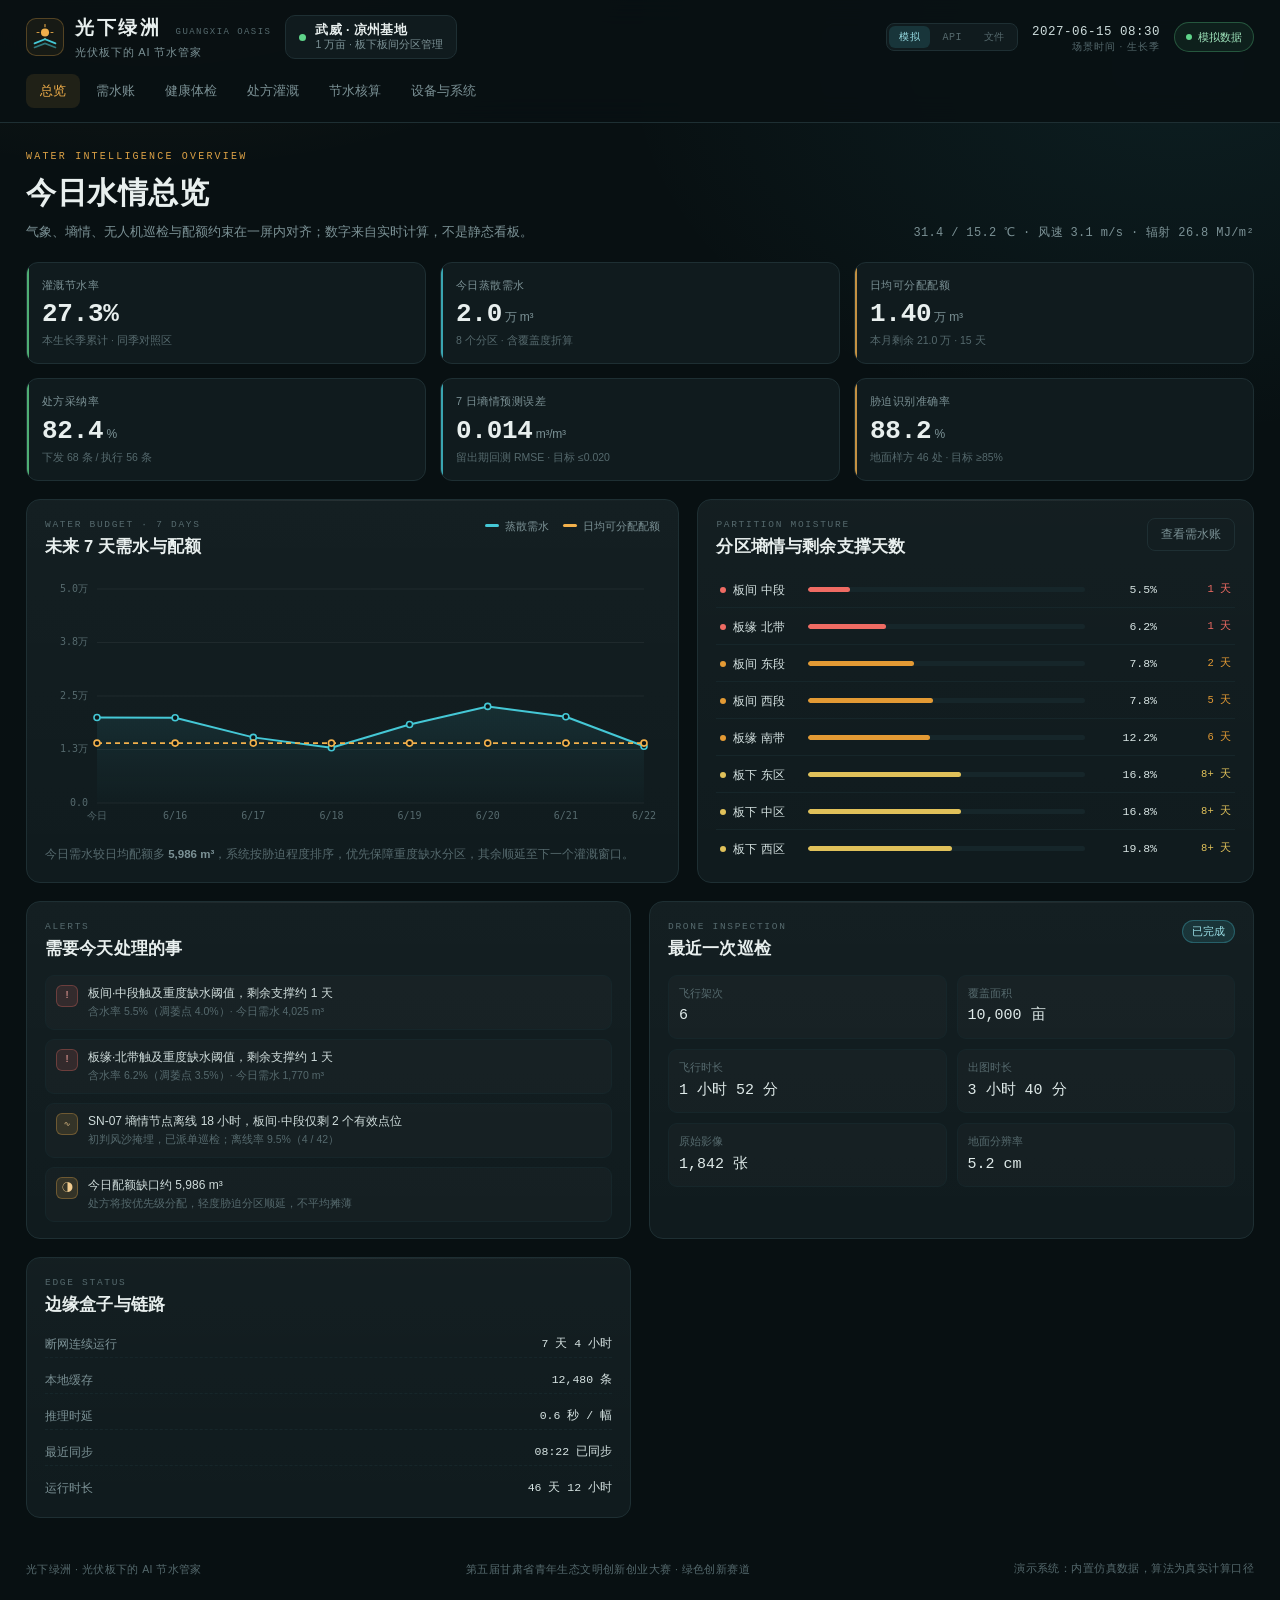
<file: index.html>
<!DOCTYPE html>
<html lang="zh-CN">
<head>
<meta charset="UTF-8" />
<meta name="viewport" content="width=device-width, initial-scale=1" />
<title>光下绿洲 · 光伏板下的 AI 节水管家</title>
<link rel="icon" href="data:image/svg+xml,%3Csvg xmlns='http://www.w3.org/2000/svg' viewBox='0 0 32 32'%3E%3Ccircle cx='16' cy='11' r='5' fill='%23f2b04b'/%3E%3Cpath d='M4 22l12-4.5 12 4.5M4 27l12-4.5 12 4.5' stroke='%2345c8d6' stroke-width='2' fill='none'/%3E%3C/svg%3E"/>
<link rel="stylesheet" href="assets/style.css" />
</head>
<body>
<div class="app">

  <header class="topbar">
    <div class="brand">
      <div class="brand-mark">
        <svg viewBox="0 0 40 40" aria-hidden="true">
          <circle cx="20" cy="14" r="5.4" fill="#f2b04b"/>
          <g stroke="#f2b04b" stroke-width="1.6" stroke-linecap="round" opacity="0.85">
            <line x1="20" y1="3.4" x2="20" y2="6.2"/>
            <line x1="20" y1="21.8" x2="20" y2="23.4"/>
            <line x1="9.4" y1="14" x2="12" y2="14"/>
            <line x1="28" y1="14" x2="30.6" y2="14"/>
          </g>
          <path d="M6 28.5 L20 23 L34 28.5" stroke="#45c8d6" stroke-width="2.2" fill="none" stroke-linecap="round"/>
          <path d="M6 34 L20 28.5 L34 34" stroke="#45c8d6" stroke-width="2.2" fill="none" stroke-linecap="round" opacity="0.55"/>
        </svg>
      </div>
      <div class="brand-text">
        <h1>光下绿洲 <small>GUANGXIA OASIS</small></h1>
        <p>光伏板下的 AI 节水管家</p>
      </div>
    </div>

    <div class="site-chip">
      <span class="pulse"></span>
      <div class="site-chip-text">
        <strong>武威 · 凉州基地</strong>
        <em>1 万亩 · 板下板间分区管理</em>
      </div>
    </div>

    <nav class="tabs" id="tabs">
      <button class="tab active" data-tab="overview">总览</button>
      <button class="tab" data-tab="demand">需水账</button>
      <button class="tab" data-tab="health">健康体检</button>
      <button class="tab" data-tab="prescription">处方灌溉</button>
      <button class="tab" data-tab="accounting">节水核算</button>
      <button class="tab" data-tab="system">设备与系统</button>
    </nav>

    <div class="topbar-right">
      <div class="source-switch" id="sourceSwitch">
        <button class="src-btn active" data-src="sim" title="内置仿真数据">模拟</button>
        <button class="src-btn" data-src="http" title="HTTP API 接入">API</button>
        <button class="src-btn" data-src="file" title="本地文件导入">文件</button>
      </div>
      <div class="clock">
        <span id="scenarioTime">2027-06-15 08:30</span>
        <em>场景时间 · 生长季</em>
      </div>
      <div class="status-pill" id="edgeStatus"><i></i>边缘盒子在线</div>
    </div>
  </header>

  <main>

    <!-- ================= 总览 ================= -->
    <section class="page active" id="page-overview">
      <div class="page-head">
        <div>
          <p class="eyebrow">WATER INTELLIGENCE OVERVIEW</p>
          <h2>今日水情总览</h2>
          <p class="sub">气象、墒情、无人机巡检与配额约束在一屏内对齐；数字来自实时计算，不是静态看板。</p>
        </div>
        <div class="head-meta">
          <span id="weatherBrief">31.4 / 15.2 ℃ · 风速 3.1 m/s · 辐射 26.8 MJ/m²</span>
        </div>
      </div>

      <div class="kpi-row" id="kpiRow"></div>

      <div class="grid-2">
        <div class="card">
          <div class="card-head">
            <div><p class="card-label">WATER BUDGET · 7 DAYS</p><h3>未来 7 天需水与配额</h3></div>
            <div class="legend">
              <span><i style="background:var(--cyan)"></i>蒸散需水</span>
              <span><i style="background:var(--amber)"></i>日均可分配配额</span>
            </div>
          </div>
          <canvas id="forecastChart" class="chart" height="260"></canvas>
          <p class="footnote" id="forecastNote"></p>
        </div>

        <div class="card">
          <div class="card-head">
            <div><p class="card-label">PARTITION MOISTURE</p><h3>分区墒情与剩余支撑天数</h3></div>
            <button class="ghost-btn" data-goto="demand">查看需水账</button>
          </div>
          <div class="partition-list" id="overviewPartitions"></div>
        </div>
      </div>

      <div class="grid-3">
        <div class="card">
          <div class="card-head"><div><p class="card-label">ALERTS</p><h3>需要今天处理的事</h3></div></div>
          <div class="alert-list" id="alertList"></div>
        </div>

        <div class="card">
          <div class="card-head"><div><p class="card-label">DRONE INSPECTION</p><h3>最近一次巡检</h3></div><span class="badge">已完成</span></div>
          <div class="inspect-summary" id="inspectSummary"></div>
        </div>

        <div class="card">
          <div class="card-head"><div><p class="card-label">EDGE STATUS</p><h3>边缘盒子与链路</h3></div></div>
          <div class="edge-summary" id="edgeSummary"></div>
        </div>
      </div>
    </section>

    <!-- ================= 需水账 ================= -->
    <section class="page" id="page-demand">
      <div class="page-head">
        <div>
          <p class="eyebrow">WATER DEMAND LEDGER</p>
          <h2>每块地今天缺多少水</h2>
          <p class="sub">ET₀ 由 Penman-Monteith 现场计算，乘以板下/板间分区系数与实际覆盖度，再按墒情校正。</p>
        </div>
        <div class="head-meta">参考蒸散量口径：FAO-56 日尺度</div>
      </div>

      <div class="grid-2 wide-left">
        <div class="card">
          <div class="card-head">
            <div><p class="card-label">ON-SITE WEATHER</p><h3>基地气象站参数</h3></div>
            <span class="badge soft">拖动可实时重算 ET₀</span>
          </div>
          <div class="weather-controls">
            <div class="wx-control">
              <label>最高气温 <b id="v-tmax">31.4</b> ℃</label>
              <input type="range" id="wx-tmax" min="18" max="42" step="0.1" value="31.4"/>
            </div>
            <div class="wx-control">
              <label>最低气温 <b id="v-tmin">15.2</b> ℃</label>
              <input type="range" id="wx-tmin" min="2" max="26" step="0.1" value="15.2"/>
            </div>
            <div class="wx-control">
              <label>平均相对湿度 <b id="v-rh">32</b> %</label>
              <input type="range" id="wx-rh" min="10" max="80" step="1" value="32"/>
            </div>
            <div class="wx-control">
              <label>2 m 风速 <b id="v-wind">3.1</b> m/s</label>
              <input type="range" id="wx-wind" min="0.5" max="9" step="0.1" value="3.1"/>
            </div>
            <div class="wx-control">
              <label>太阳辐射 <b id="v-rs">26.8</b> MJ/m²</label>
              <input type="range" id="wx-rs" min="8" max="33" step="0.1" value="26.8"/>
            </div>
          </div>
          <div class="et0-readout">
            <div class="et0-main">
              <p>今日参考蒸散量 ET₀</p>
              <strong id="et0Value">7.62</strong>
              <span>mm / day</span>
            </div>
            <div class="et0-terms" id="et0Terms"></div>
          </div>
          <p class="footnote">板下系数与板间系数分开标定：遮阴率 <b id="shadeVal">38%</b>、板高 1.6 m、行距 6 m。同一基地内板下与板间日蒸散差异可达 30% 以上。</p>
        </div>

        <div class="card">
          <div class="card-head">
            <div><p class="card-label">DEMAND BY PARTITION</p><h3>分区需水台账</h3></div>
            <span class="badge soft" id="demandTotalBadge"></span>
          </div>
          <div class="table-wrap">
            <table class="data-table" id="demandTable"></table>
          </div>
          <p class="footnote">需水量 = 日蒸散（含覆盖度折算）× 面积；含水率低于胁迫线时给出恢复修正。数值随上方气象参数联动。</p>
        </div>
      </div>

      <div class="grid-2">
        <div class="card">
          <div class="card-head">
            <div><p class="card-label">SOIL MOISTURE FORECAST</p><h3>7 天墒情预测</h3></div>
            <select class="select" id="forecastPartition"></select>
          </div>
          <canvas id="moistureChart" class="chart" height="250"></canvas>
          <p class="footnote" id="moistureNote"></p>
        </div>

        <div class="card">
          <div class="card-head">
            <div><p class="card-label">WATER BALANCE</p><h3>分区水量平衡明细</h3></div>
          </div>
          <div class="table-wrap">
            <table class="data-table compact" id="balanceTable"></table>
          </div>
          <p class="footnote">Δθ =（有效降水 + 灌溉 − 蒸散）/ 根层深度；未计入深层渗漏与地下水补给。</p>
        </div>
      </div>
    </section>

    <!-- ================= 健康体检 ================= -->
    <section class="page" id="page-health">
      <div class="page-head">
        <div>
          <p class="eyebrow">VEGETATION HEALTH</p>
          <h2>哪片苗先撑不住</h2>
          <p class="sub">多光谱指数与热红外冠气温差融合，识别缺水、死亡与病虫害斑块，并自动落到灌溉分区。</p>
        </div>
        <div class="head-meta" id="healthFlightMeta"></div>
      </div>

      <div class="grid-2 wide-left">
        <div class="card">
          <div class="card-head">
            <div><p class="card-label">INSPECTION MAP · 1 万亩</p><h3>植被健康栅格图</h3></div>
            <div class="layer-tabs" id="layerTabs">
              <button class="chip active" data-layer="ndvi">NDVI</button>
              <button class="chip" data-layer="ndre">NDRE</button>
              <button class="chip" data-layer="cwsi">CWSI</button>
              <button class="chip" data-layer="death">死亡斑块</button>
            </div>
          </div>
          <div class="health-canvas-wrap">
            <canvas id="healthCanvas" width="980" height="470"></canvas>
            <div class="map-tooltip" id="mapTooltip"></div>
          </div>
          <div class="map-footer">
            <div class="scale-legend" id="scaleLegend"></div>
            <p class="footnote" id="healthHint">鼠标移到栅格上可查看该点位指数与关联分区。</p>
          </div>
        </div>

        <div class="card">
          <div class="card-head"><div><p class="card-label">STRESS PATCHES</p><h3>异常斑块清单</h3></div><span class="badge" id="patchCountBadge"></span></div>
          <div class="table-wrap">
            <table class="data-table compact" id="patchTable"></table>
          </div>
          <div class="health-stats" id="healthStats"></div>
        </div>
      </div>
    </section>

    <!-- ================= 处方灌溉 ================= -->
    <section class="page" id="page-prescription">
      <div class="page-head">
        <div>
          <p class="eyebrow">PRESCRIPTION IRRIGATION</p>
          <h2>先浇哪块、浇多久</h2>
          <p class="sub">配额是硬约束，胁迫程度是优先级。输出可直接下发的“分区—阀号—时长—时段”，并保留人工确认。</p>
        </div>
        <div class="head-meta" id="prescriptionModeMeta">当前模式：建议 + 人工确认</div>
      </div>

      <div class="quota-banner" id="quotaBanner"></div>

      <div class="grid-2 wide-left">
        <div class="card">
          <div class="card-head">
            <div><p class="card-label">PRESCRIPTION TABLE</p><h3>灌溉处方</h3></div>
            <div class="actions">
              <button class="primary-btn" id="generateBtn">生成处方</button>
              <button class="ghost-btn" id="exportPrescBtn">导出 CSV</button>
            </div>
          </div>
          <div class="table-wrap">
            <table class="data-table" id="prescTable"></table>
          </div>
          <div class="presc-summary" id="prescSummary"></div>
        </div>

        <div class="card">
          <div class="card-head">
            <div><p class="card-label">EXECUTION</p><h3>下发与执行</h3></div>
            <label class="switch">
              <input type="checkbox" id="autoDispatch"/>
              <span class="track"></span>
              <span class="switch-label">自动下发（需基地书面授权）</span>
            </label>
          </div>
          <div class="exec-panel" id="execPanel"></div>
          <div class="exec-actions">
            <button class="primary-btn" id="dispatchBtn" disabled>确认下发</button>
            <span class="exec-hint">默认人工确认；自动下发需基地书面授权</span>
          </div>
          <div class="progress-line"><div class="progress-fill" id="execProgress"></div></div>
          <p class="footnote" id="execNote">未生成处方时，执行区保持待命。</p>
          <div class="card-head sub-head"><div><p class="card-label">BASIS CHAIN</p><h3>处方依据链</h3></div></div>
          <div class="basis-panel" id="basisPanel"><p class="empty">选择处方表中的一行，查看这条处方为什么这样开。</p></div>
        </div>
      </div>

      <div class="card">
        <div class="card-head"><div><p class="card-label">AUDIT LOG</p><h3>执行日志</h3></div><span class="badge soft">全程留痕</span></div>
        <div class="log-list" id="execLog"></div>
      </div>
    </section>

    <!-- ================= 节水核算 ================= -->
    <section class="page" id="page-accounting">
      <div class="page-head">
        <div>
          <p class="eyebrow">WATER ACCOUNTING</p>
          <h2>节水多少、增产多少，算得清</h2>
          <p class="sub">同一基地、同一季节、两种做法；对照区按原方式灌溉，节水率与增产率都是差值，不是跨年比天气。</p>
        </div>
        <div class="head-meta">核算周期：2027-04-01 至 2027-06-15</div>
      </div>

      <div class="kpi-row six" id="accountKpi"></div>

      <div class="grid-2">
        <div class="card">
          <div class="card-head">
            <div><p class="card-label">WEEKLY COMPARISON</p><h3>基准用水与处方用水</h3></div>
            <div class="legend">
              <span><i style="background:#3d5054"></i>定时定量基准</span>
              <span><i style="background:var(--cyan)"></i>处方灌溉</span>
            </div>
          </div>
          <canvas id="accountChart" class="chart" height="270"></canvas>
          <p class="footnote" id="accountNote"></p>
        </div>

        <div class="card">
          <div class="card-head">
            <div><p class="card-label">MONTHLY LEDGER</p><h3>分旬水账</h3></div>
            <button class="ghost-btn" id="exportLedgerBtn">导出台账</button>
          </div>
          <div class="table-wrap">
            <table class="data-table compact" id="ledgerTable"></table>
          </div>
          <p class="footnote">节水量按分区流量计计量；对照区保留原定时定量方式，用于归因。</p>
        </div>
      </div>
    </section>

    <!-- ================= 设备与系统 ================= -->
    <section class="page" id="page-system">
      <div class="page-head">
        <div>
          <p class="eyebrow">INFRASTRUCTURE</p>
          <h2>设备在线率与断网韧性</h2>
          <p class="sub">不改控制器、不碰发电侧；只做决策层，通过边缘盒子与基地现有水肥一体化设备对接。</p>
        </div>
        <div class="head-meta" id="systemMeta"></div>
      </div>

      <div class="device-grid" id="deviceGrid"></div>

      <div class="grid-3">
        <div class="card">
          <div class="card-head"><div><p class="card-label">EDGE BOX</p><h3>边缘端运行状态</h3></div></div>
          <div class="edge-detail" id="edgeDetail"></div>
        </div>
        <div class="card">
          <div class="card-head"><div><p class="card-label">OFFLINE NODES</p><h3>离线节点</h3></div></div>
          <div class="table-wrap">
            <table class="data-table compact" id="offlineTable"></table>
          </div>
        </div>
        <div class="card">
          <div class="card-head"><div><p class="card-label">INTEGRATION</p><h3>接口对接状态</h3></div></div>
          <div class="integration-list" id="integrationList"></div>
        </div>
      </div>
    </section>

  </main>

  <footer class="footer">
    <span>光下绿洲 · 光伏板下的 AI 节水管家</span>
    <span>第五届甘肃省青年生态文明创新创业大赛 · 绿色创新赛道</span>
    <span>演示系统：内置仿真数据，算法为真实计算口径</span>
  </footer>
</div>

<script src="js/data.js"></script>
<script src="js/engine.js"></script>
<script src="js/charts.js"></script>
<script src="js/adapter.js"></script>
<script src="js/app.js"></script>
</body>
</html>
</file>
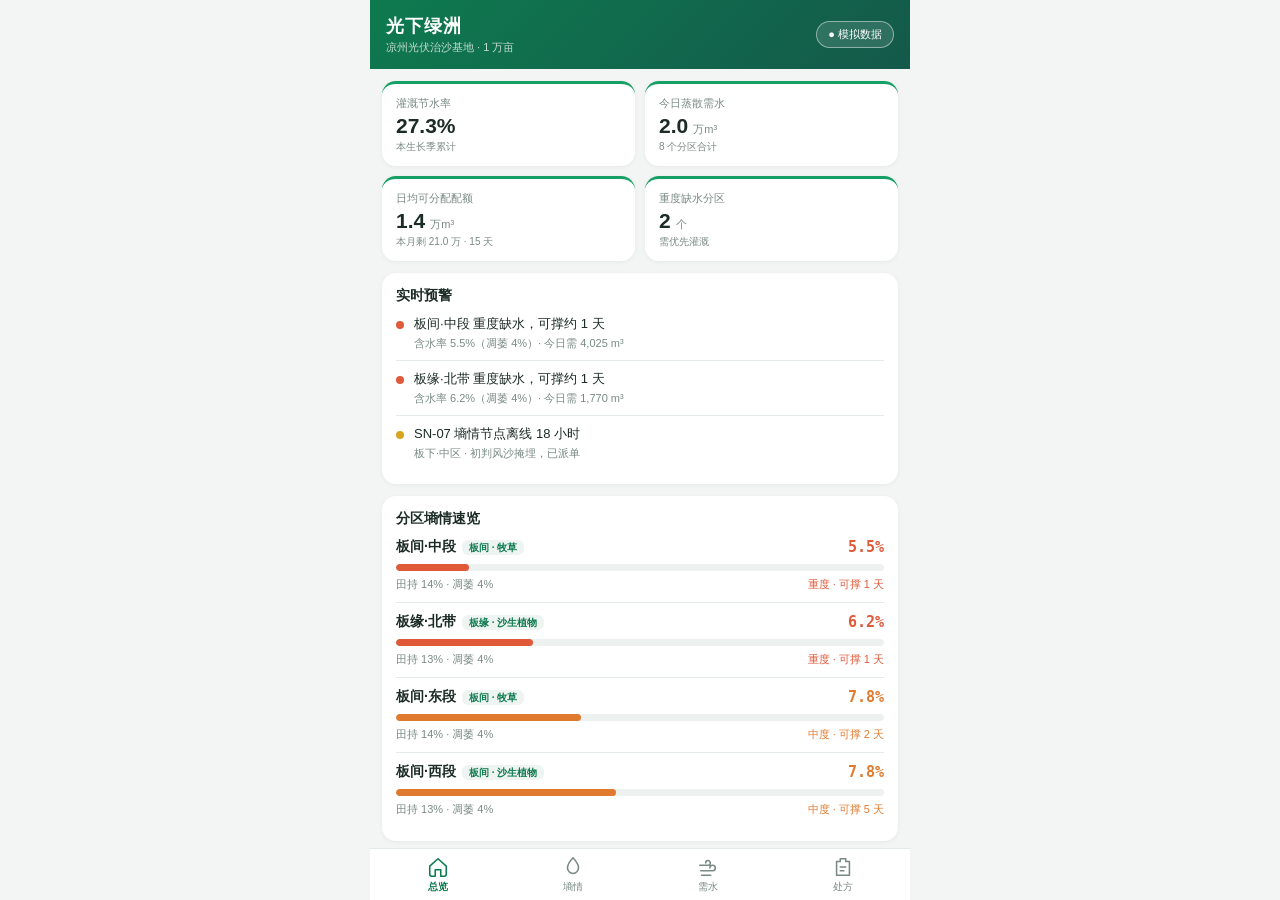
<file: mobile/index.html>
<!DOCTYPE html>
<html lang="zh-CN">
<head>
<meta charset="UTF-8">
<meta name="viewport" content="width=device-width, initial-scale=1.0, maximum-scale=1.0, user-scalable=no, viewport-fit=cover">
<meta name="theme-color" content="#0e7a4f">
<title>光下绿洲 · 移动工作站</title>
<link rel="icon" href="data:image/svg+xml,<svg xmlns='http://www.w3.org/2000/svg' viewBox='0 0 100 100'><circle cx='50' cy='50' r='45' fill='%230e7a4f'/></svg>">
<link rel="stylesheet" href="mobile.css">
</head>
<body>
  <header class="topbar">
    <div class="topbar-title">
      <strong>光下绿洲</strong>
      <span>凉州光伏治沙基地 · 1 万亩</span>
    </div>
    <button class="pill" id="srcPill" title="点击切换数据源">…</button>
  </header>

  <main id="main">
    <!-- 总览 -->
    <section class="tab active" id="tab-home">
      <div class="kpi-grid" id="kpiGrid"></div>
      <div class="card">
        <div class="card-title">实时预警</div>
        <div id="alertList"></div>
      </div>
      <div class="card">
        <div class="card-title">分区墒情速览</div>
        <div id="quickList"></div>
      </div>
    </section>

    <!-- 墒情 -->
    <section class="tab" id="tab-soil">
      <div class="hint" id="soilHint"></div>
      <div id="soilList"></div>
    </section>

    <!-- 需水 -->
    <section class="tab" id="tab-water">
      <div class="card et0-card">
        <div class="card-title">今日参考蒸散 ET₀（FAO-56）</div>
        <div class="et0-main"><b id="et0Value">-</b><span> mm/日</span></div>
        <div class="et0-terms" id="et0Terms"></div>
      </div>
      <div class="card">
        <div class="card-title">7 日需水预报 <small id="quotaLine"></small></div>
        <div id="fcBars"></div>
      </div>
      <div class="card">
        <div class="card-title">分区日需水</div>
        <div id="demandList"></div>
      </div>
    </section>

    <!-- 处方 -->
    <section class="tab" id="tab-rx">
      <button class="gen-btn" id="genBtn">生成今日灌溉处方</button>
      <div id="rxSummary"></div>
      <div id="rxList"></div>
    </section>
  </main>

  <nav class="tabbar">
    <button class="tab-btn active" data-tab="home">
      <svg viewBox="0 0 24 24"><path d="M3 11l9-8 9 8v9a2 2 0 0 1-2 2h-4v-7h-6v7H5a2 2 0 0 1-2-2z"/></svg>
      <span>总览</span>
    </button>
    <button class="tab-btn" data-tab="soil">
      <svg viewBox="0 0 24 24"><path d="M12 2s6 6.5 6 11a6 6 0 0 1-12 0c0-4.5 6-11 6-11z"/></svg>
      <span>墒情</span>
    </button>
    <button class="tab-btn" data-tab="water">
      <svg viewBox="0 0 24 24"><path d="M4 16h13a3 3 0 1 0-3-3M3 10h9a2.5 2.5 0 1 0-2.5-2.5M5 21h10"/></svg>
      <span>需水</span>
    </button>
    <button class="tab-btn" data-tab="rx">
      <svg viewBox="0 0 24 24"><path d="M9 3h6v3h4v15H5V6h4z M9 12h6M9 16h4"/></svg>
      <span>处方</span>
    </button>
  </nav>

  <script src="../js/data.js"></script>
  <script src="../js/engine.js"></script>
  <script src="../js/adapter.js"></script>
  <script src="mobile.js"></script>
</body>
</html>
</file>
<file: assets/style.css>
:root{
  --bg:#081012;
  --bg-2:#0b1416;
  --panel:#101b1e;
  --panel-2:#142124;
  --panel-3:#18282c;
  --line:#1e2f33;
  --line-soft:#16262a;
  --text:#e8efee;
  --muted:#7b9195;
  --muted-2:#55696d;
  --amber:#f2b04b;
  --amber-soft:rgba(242,176,75,.14);
  --green:#5fd48a;
  --green-soft:rgba(95,212,138,.13);
  --cyan:#45c8d6;
  --cyan-soft:rgba(69,200,214,.13);
  --red:#ef6b63;
  --red-soft:rgba(239,107,99,.13);
  --violet:#a78bfa;
  --radius:14px;
  --mono:"SFMono-Regular",Consolas,"Liberation Mono",Menlo,monospace;
  --sans:"PingFang SC","Microsoft YaHei","Hiragino Sans GB",-apple-system,"Segoe UI",sans-serif;
}

*{box-sizing:border-box}
html,body{margin:0;padding:0}
body{
  background:
    radial-gradient(900px 500px at 12% -8%, rgba(242,176,75,.09), transparent 60%),
    radial-gradient(900px 600px at 92% 4%, rgba(69,200,214,.08), transparent 62%),
    var(--bg);
  color:var(--text);
  font-family:var(--sans);
  font-size:14px;
  line-height:1.5;
  -webkit-font-smoothing:antialiased;
}
.app{min-height:100vh;display:flex;flex-direction:column}
a{color:var(--cyan)}

/* ---------- top bar ---------- */
.topbar{
  position:sticky;top:0;z-index:20;
  display:flex;align-items:center;gap:26px;
  padding:14px 26px;
  background:rgba(9,17,19,.88);
  backdrop-filter:blur(14px);
  border-bottom:1px solid var(--line);
}
.brand{display:flex;align-items:center;gap:11px;min-width:210px}
.brand-mark{width:38px;height:38px;flex:0 0 38px;border-radius:10px;border:1px solid rgba(242,176,75,.28);background:rgba(242,176,75,.06);display:flex;align-items:center;justify-content:center}
.brand-mark svg{width:30px;height:30px}
.brand-text h1{margin:0;font-size:19px;letter-spacing:.14em;font-weight:600;white-space:nowrap}
.brand-text h1 small{font-family:var(--mono);font-size:9px;letter-spacing:.16em;color:var(--muted-2);margin-left:6px;font-weight:400}
.brand-text p{margin:1px 0 0;font-size:11px;color:var(--muted);letter-spacing:.08em}

.site-chip{display:flex;align-items:center;gap:9px;padding:7px 13px;border:1px solid var(--line);border-radius:10px;background:var(--panel)}
.site-chip .pulse{width:7px;height:7px;border-radius:50%;background:var(--green);box-shadow:0 0 0 0 rgba(95,212,138,.5);animation:pulse 2.4s infinite}
@keyframes pulse{0%{box-shadow:0 0 0 0 rgba(95,212,138,.4)}70%{box-shadow:0 0 0 8px rgba(95,212,138,0)}100%{box-shadow:0 0 0 0 rgba(95,212,138,0)}}
.site-chip-text{display:flex;flex-direction:column;line-height:1.25}
.site-chip-text strong{font-size:12.5px;font-weight:600;letter-spacing:.03em}
.site-chip-text em{font-style:normal;font-size:10.5px;color:var(--muted)}

.tabs{display:flex;gap:2px;margin-left:auto}
.tab{
  appearance:none;border:0;background:transparent;color:var(--muted);
  font-family:var(--sans);font-size:13px;padding:8px 14px;border-radius:8px;cursor:pointer;
  transition:.18s;white-space:nowrap;
}
.tab:hover{color:var(--text);background:rgba(255,255,255,.04)}
.tab.active{color:var(--amber);background:rgba(242,176,75,.1)}
.topbar-right{margin-left:auto;display:flex;align-items:center;gap:14px}
.clock{text-align:right;line-height:1.3}
.clock span{font-family:var(--mono);font-size:12.5px;letter-spacing:.04em;color:#cfdedd}
.clock em{display:block;font-style:normal;font-size:10px;color:var(--muted-2);letter-spacing:.1em}
.status-pill{
  display:flex;align-items:center;gap:6px;font-size:11px;padding:6px 11px;border-radius:99px;
  border:1px solid rgba(95,212,138,.3);color:#9fe4bb;background:rgba(95,212,138,.08);white-space:nowrap;
}
.status-pill i{width:6px;height:6px;border-radius:50%;background:var(--green)}
.status-pill.offline{border-color:rgba(239,107,99,.35);color:#f0a19c;background:var(--red-soft)}
.status-pill.offline i{background:var(--red)}

/* ---------- layout ---------- */
main{flex:1;padding:26px 26px 8px;max-width:1560px;margin:0 auto;width:100%}
.page{display:none;animation:fade .25s ease}
.page.active{display:block}
@keyframes fade{from{opacity:0;transform:translateY(6px)}to{opacity:1;transform:none}}

.page-head{display:flex;align-items:flex-end;justify-content:space-between;gap:24px;margin-bottom:20px}
.eyebrow{margin:0 0 6px;font-family:var(--mono);font-size:10px;letter-spacing:.22em;color:var(--amber);opacity:.9}
.page-head h2{margin:0;font-size:30px;font-weight:600;letter-spacing:.02em}
.page-head .sub{margin:7px 0 0;color:var(--muted);font-size:13px;max-width:720px}
.head-meta{font-size:12px;color:var(--muted);text-align:right;font-family:var(--mono);letter-spacing:.03em;white-space:nowrap}

.grid-2{display:grid;grid-template-columns:1.08fr .92fr;gap:18px;margin-bottom:18px}
.grid-2.wide-left{grid-template-columns:1.15fr .85fr}
.grid-3{display:grid;grid-template-columns:1fr 1fr 1fr;gap:18px;margin-bottom:18px}

.card{
  background:linear-gradient(180deg,rgba(255,255,255,.015),rgba(255,255,255,0)) ,var(--panel);
  border:1px solid var(--line);
  border-radius:var(--radius);
  padding:18px 18px 16px;
  position:relative;
  overflow:hidden;
}
.card::before{content:"";position:absolute;inset:0 0 auto 0;height:1px;background:linear-gradient(90deg,transparent,rgba(255,255,255,.08),transparent)}
.card-head{display:flex;align-items:flex-start;justify-content:space-between;gap:14px;margin-bottom:14px}
.card-head h3{margin:2px 0 0;font-size:16.5px;font-weight:600;letter-spacing:.01em}
.card-label{margin:0;font-family:var(--mono);font-size:9.5px;letter-spacing:.18em;color:var(--muted-2)}
.card-head.sub-head{margin-top:18px;padding-top:16px;border-top:1px solid var(--line-soft)}

.badge{font-size:10.5px;padding:3px 9px;border-radius:99px;border:1px solid rgba(69,200,214,.3);color:#9adfe6;background:var(--cyan-soft);white-space:nowrap}
.badge.soft{border-color:var(--line);color:var(--muted);background:rgba(255,255,255,.03)}
.badge.warn{border-color:rgba(242,176,75,.35);color:#f3cd90;background:var(--amber-soft)}
.badge.danger{border-color:rgba(239,107,99,.35);color:#f2a29d;background:var(--red-soft)}

.legend{display:flex;gap:14px;flex-wrap:wrap;font-size:11px;color:var(--muted)}
.legend span{display:flex;align-items:center;gap:6px}
.legend i{width:14px;height:3px;border-radius:2px;display:inline-block}

.ghost-btn,.primary-btn{
  appearance:none;font-family:var(--sans);font-size:12px;cursor:pointer;border-radius:8px;
  padding:7px 13px;transition:.18s;white-space:nowrap;
}
.ghost-btn{background:transparent;border:1px solid var(--line);color:var(--muted)}
.ghost-btn:hover{color:var(--text);border-color:#2c4448;background:rgba(255,255,255,.03)}
.primary-btn{background:linear-gradient(180deg,#f6bc5f,#eaa63d);border:1px solid #f7c475;color:#22190a;font-weight:600;box-shadow:0 4px 16px rgba(242,176,75,.18)}
.primary-btn:hover{filter:brightness(1.05)}
.primary-btn:disabled{opacity:.45;cursor:not-allowed;box-shadow:none}
.primary-btn.done{background:linear-gradient(180deg,#6fdc97,#4bbd78);border-color:#83e3a8;color:#082014}
.actions{display:flex;gap:8px;align-items:center}

.footnote{margin:12px 0 0;font-size:11.5px;color:var(--muted-2);line-height:1.6}
.footnote b{color:var(--muted);font-weight:600}

/* ---------- KPI ---------- */
.kpi-row{display:grid;grid-template-columns:repeat(6,1fr);gap:14px;margin-bottom:18px}
.kpi-row.six{grid-template-columns:repeat(6,1fr)}
.kpi{
  background:var(--panel);border:1px solid var(--line);border-radius:12px;padding:14px 15px 13px;
  position:relative;overflow:hidden;
}
.kpi::after{content:"";position:absolute;left:0;top:0;bottom:0;width:2px;background:var(--kpi-accent,var(--cyan));opacity:.8}
.kpi p{margin:0;font-size:11px;color:var(--muted);letter-spacing:.04em}
.kpi strong{display:block;margin:8px 0 2px;font-family:var(--mono);font-size:26px;font-weight:600;letter-spacing:-.01em;line-height:1}
.kpi strong small{font-size:12px;font-family:var(--sans);color:var(--muted);margin-left:3px;font-weight:400}
.kpi em{font-style:normal;font-size:10.5px;color:var(--muted-2)}
.kpi .delta{color:var(--green);font-size:10.5px;margin-left:4px}

/* ---------- overview ---------- */
.partition-list{display:flex;flex-direction:column;gap:2px;max-height:308px;overflow:auto}
.part-row{display:grid;grid-template-columns:78px 1fr 62px 64px;align-items:center;gap:10px;padding:8px 4px;border-bottom:1px solid var(--line-soft);font-size:12px}
.part-row:last-child{border-bottom:0}
.part-name{display:flex;align-items:center;gap:7px;color:#d3e0df;font-size:12px}
.part-name i{width:6px;height:6px;border-radius:50%;flex:0 0 6px}
.moist-bar{height:5px;border-radius:3px;background:#16262a;position:relative;overflow:hidden}
.moist-bar span{position:absolute;left:0;top:0;bottom:0;border-radius:3px;transition:width .4s}
.part-row b{font-family:var(--mono);font-weight:500;font-size:11.5px;color:#d6e3e2;text-align:right}
.part-row small{font-family:var(--mono);font-size:10.5px;text-align:right;color:var(--muted)}

.alert-list{display:flex;flex-direction:column;gap:9px}
.alert-item{display:flex;gap:10px;align-items:flex-start;padding:9px 10px;border-radius:9px;border:1px solid var(--line-soft);background:rgba(255,255,255,.018)}
.alert-item .ico{width:22px;height:22px;flex:0 0 22px;border-radius:6px;display:flex;align-items:center;justify-content:center;font-size:11px;font-family:var(--mono)}
.alert-item.high .ico{background:var(--red-soft);color:#f2a29d;border:1px solid rgba(239,107,99,.3)}
.alert-item.mid .ico{background:var(--amber-soft);color:#f3cd90;border:1px solid rgba(242,176,75,.3)}
.alert-item.low .ico{background:var(--cyan-soft);color:#9adfe6;border:1px solid rgba(69,200,214,.25)}
.alert-item p{margin:0;font-size:12px;color:#cfdcdb;line-height:1.45}
.alert-item em{display:block;font-style:normal;font-size:10.5px;color:var(--muted-2);margin-top:2px}

.inspect-summary{display:grid;grid-template-columns:1fr 1fr;gap:10px}
.inspect-summary div{padding:10px;border-radius:9px;background:rgba(255,255,255,.02);border:1px solid var(--line-soft)}
.inspect-summary p{margin:0;font-size:10.5px;color:var(--muted-2)}
.inspect-summary b{font-family:var(--mono);font-size:15px;font-weight:500;color:#dfeae9;display:block;margin-top:4px}

.edge-summary{display:flex;flex-direction:column;gap:9px}
.edge-line{display:flex;justify-content:space-between;align-items:center;font-size:12px;padding:4px 0;border-bottom:1px dashed var(--line-soft)}
.edge-line:last-child{border-bottom:0}
.edge-line span{color:var(--muted)}
.edge-line b{font-family:var(--mono);font-weight:500;color:#d6e3e2;font-size:11.5px}
.left{align-self:flex-start}

/* ---------- tables ---------- */
.table-wrap{overflow:auto;border-radius:8px}
.data-table{width:100%;border-collapse:collapse;font-size:12px}
.data-table th{
  text-align:left;font-weight:500;color:var(--muted-2);font-size:10.5px;letter-spacing:.08em;
  padding:8px 9px;border-bottom:1px solid var(--line);white-space:nowrap;background:rgba(255,255,255,.015);
}
.data-table td{padding:9px;border-bottom:1px solid var(--line-soft);color:#cbd8d7;vertical-align:middle}
.data-table tr:last-child td{border-bottom:0}
.data-table tbody tr{cursor:default;transition:background .15s}
.data-table tbody tr:hover{background:rgba(255,255,255,.025)}
.data-table tbody tr.selected{background:rgba(242,176,75,.07)}
.data-table.compact th,.data-table.compact td{padding:7px 8px}
.data-table .num{font-family:var(--mono);text-align:right;font-variant-numeric:tabular-nums;white-space:nowrap}
.data-table .zone{white-space:nowrap;font-weight:500;color:#e0ebea}
.data-table .tag{font-size:10px;padding:2px 7px;border-radius:4px;border:1px solid var(--line);color:var(--muted);white-space:nowrap}
.data-table .tag.under{color:#a9d8c2;border-color:rgba(95,212,138,.25);background:rgba(95,212,138,.07)}
.data-table .tag.between{color:#f3cd90;border-color:rgba(242,176,75,.25);background:rgba(242,176,75,.07)}
.data-table .tag.edge{color:#9adfe6;border-color:rgba(69,200,214,.25);background:rgba(69,200,214,.07)}
.status-dot{display:inline-flex;align-items:center;gap:5px;font-size:11px;white-space:nowrap}
.status-dot i{width:6px;height:6px;border-radius:50%}

/* ---------- demand page ---------- */
.weather-controls{display:grid;grid-template-columns:1fr 1fr;gap:10px 18px}
.wx-control label{display:flex;justify-content:space-between;font-size:11.5px;color:var(--muted);margin-bottom:5px}
.wx-control label b{font-family:var(--mono);color:#e0eae9;font-weight:500}
input[type=range]{
  -webkit-appearance:none;appearance:none;width:100%;height:3px;border-radius:2px;
  background:linear-gradient(90deg,var(--cyan),rgba(69,200,214,.25));outline:none;
}
input[type=range]::-webkit-slider-thumb{
  -webkit-appearance:none;width:12px;height:12px;border-radius:50%;background:#dff7fa;
  border:2px solid #2f8f9a;box-shadow:0 0 0 3px rgba(69,200,214,.12);cursor:pointer;
}
input[type=range]::-moz-range-thumb{width:12px;height:12px;border-radius:50%;background:#dff7fa;border:2px solid #2f8f9a;cursor:pointer}

.et0-readout{display:flex;gap:18px;align-items:stretch;margin-top:16px;padding-top:15px;border-top:1px solid var(--line-soft)}
.et0-main{min-width:128px}
.et0-main p{margin:0;font-size:11px;color:var(--muted-2)}
.et0-main strong{font-family:var(--mono);font-size:34px;line-height:1.1;color:var(--amber);font-weight:600;display:block;margin-top:4px}
.et0-main span{font-size:10.5px;color:var(--muted-2)}
.et0-terms{flex:1;display:grid;grid-template-columns:1fr 1fr;gap:6px 14px;font-size:11px;color:var(--muted)}
.et0-terms div{display:flex;justify-content:space-between;padding:2px 0;border-bottom:1px dotted var(--line-soft)}
.et0-terms b{font-family:var(--mono);color:#d6e3e2;font-weight:500}

.chart{width:100%;display:block}
.select{
  appearance:none;background:var(--panel-2);color:#d5e3e2;border:1px solid var(--line);border-radius:8px;
  padding:6px 26px 6px 10px;font-family:var(--sans);font-size:12px;cursor:pointer;
  background-image:linear-gradient(45deg,transparent 50%,var(--muted) 50%),linear-gradient(135deg,var(--muted) 50%,transparent 50%);
  background-position:calc(100% - 14px) 12px,calc(100% - 9px) 12px;background-size:5px 5px,5px 5px;background-repeat:no-repeat;
}

/* ---------- health ---------- */
.layer-tabs{display:flex;gap:6px}
.chip{
  appearance:none;border:1px solid var(--line);background:transparent;color:var(--muted);
  font-family:var(--mono);font-size:10.5px;letter-spacing:.06em;padding:5px 10px;border-radius:99px;cursor:pointer;transition:.15s;
}
.chip:hover{color:var(--text);border-color:#2e464a}
.chip.active{color:var(--amber);border-color:rgba(242,176,75,.4);background:var(--amber-soft)}
.health-canvas-wrap{position:relative;background:#0a1315;border:1px solid var(--line-soft);border-radius:10px;padding:8px}
#healthCanvas{width:100%;height:auto;display:block;border-radius:6px;cursor:crosshair}
.map-tooltip{
  position:absolute;pointer-events:none;opacity:0;transform:translate(-50%,-112%);
  background:rgba(10,20,22,.96);border:1px solid #2c464a;border-radius:8px;padding:7px 10px;
  font-size:11px;line-height:1.55;color:#dbe8e7;white-space:nowrap;transition:opacity .12s;z-index:5;
  box-shadow:0 6px 22px rgba(0,0,0,.45);
}
.map-tooltip b{font-family:var(--mono);color:var(--amber)}
.map-footer{display:flex;justify-content:space-between;align-items:center;gap:16px;margin-top:10px;flex-wrap:wrap}
.scale-legend{display:flex;gap:2px}
.scale-legend .sw{width:34px;height:8px}
.scale-legend .sw:first-child{border-radius:4px 0 0 4px}
.scale-legend .sw:last-child{border-radius:0 4px 4px 0}
.scale-labels{display:flex;gap:34px;font-family:var(--mono);font-size:9.5px;color:var(--muted-2);margin-top:3px}
.health-stats{display:grid;grid-template-columns:repeat(4,1fr);gap:8px;margin-top:14px;padding-top:14px;border-top:1px solid var(--line-soft)}
.health-stats div{padding:9px;border-radius:8px;background:rgba(255,255,255,.02);border:1px solid var(--line-soft)}
.health-stats p{margin:0;font-size:10px;color:var(--muted-2)}
.health-stats b{display:block;margin-top:4px;font-family:var(--mono);font-size:16px;font-weight:500}

/* ---------- prescription ---------- */
.quota-banner{
  display:grid;grid-template-columns:repeat(5,1fr);gap:16px;
  border:1px solid var(--line);border-radius:var(--radius);
  background:linear-gradient(120deg,rgba(242,176,75,.07),rgba(69,200,214,.045) 55%,transparent),var(--panel-2);
  padding:16px 18px;margin-bottom:18px;position:relative;overflow:hidden;
}
.quota-banner::after{content:"";position:absolute;right:-40px;top:-40px;width:160px;height:160px;border-radius:50%;background:radial-gradient(circle,rgba(242,176,75,.16),transparent 70%)}
.quota-item p{margin:0;font-size:10.5px;color:var(--muted);letter-spacing:.03em}
.quota-item b{display:block;margin-top:5px;font-family:var(--mono);font-size:21px;font-weight:600;color:#e7f0ef}
.quota-item b small{font-size:11px;font-family:var(--sans);color:var(--muted);font-weight:400;margin-left:2px}
.quota-item b.amber{color:var(--amber)}
.quota-item b.cyan{color:var(--cyan)}
.quota-item b.green{color:var(--green)}
.quota-item b.red{color:var(--red)}
.quota-bar{grid-column:1/-1;margin-top:4px}
.quota-bar .track{height:6px;border-radius:3px;background:#132327;overflow:hidden;position:relative}
.quota-bar .track span{position:absolute;left:0;top:0;bottom:0;border-radius:3px}
.quota-bar .labels{display:flex;justify-content:space-between;font-family:var(--mono);font-size:10px;color:var(--muted-2);margin-top:5px}

.presc-summary{display:grid;grid-template-columns:repeat(4,1fr);gap:10px;margin-top:14px;padding-top:14px;border-top:1px solid var(--line-soft)}
.presc-summary div{padding:10px 11px;border:1px solid var(--line-soft);border-radius:9px;background:rgba(255,255,255,.02)}
.presc-summary p{margin:0;font-size:10px;color:var(--muted-2)}
.presc-summary b{display:block;margin-top:4px;font-family:var(--mono);font-size:17px;font-weight:500;color:#e0eceb}

.switch{display:flex;align-items:center;gap:8px;cursor:pointer;font-size:11px;color:var(--muted);user-select:none}
.switch input{display:none}
.switch .track{width:34px;height:18px;border-radius:99px;background:#1b2c30;border:1px solid #2a4044;position:relative;transition:.2s;flex:0 0 34px}
.switch .track::after{content:"";position:absolute;left:2px;top:2px;width:12px;height:12px;border-radius:50%;background:#7b9195;transition:.2s}
.switch input:checked + .track{background:rgba(95,212,138,.18);border-color:rgba(95,212,138,.5)}
.switch input:checked + .track::after{left:18px;background:var(--green)}
.switch-label{max-width:150px;line-height:1.35}

.exec-panel{display:flex;flex-direction:column;gap:8px;min-height:96px}
.exec-row{display:flex;align-items:center;justify-content:space-between;gap:10px;padding:9px 11px;border-radius:9px;border:1px solid var(--line-soft);background:rgba(255,255,255,.02);font-size:12px}
.exec-row .left{display:flex;align-items:center;gap:9px}
.exec-row b{font-family:var(--mono);font-weight:500}
.exec-row .st{font-size:10px;padding:2px 8px;border-radius:99px;border:1px solid var(--line);color:var(--muted)}
.exec-row .st.run{color:#9adfe6;border-color:rgba(69,200,214,.35);background:var(--cyan-soft)}
.exec-row .st.fin{color:#9fe4bb;border-color:rgba(95,212,138,.35);background:var(--green-soft)}
.exec-row .st.wait{color:#f3cd90;border-color:rgba(242,176,75,.3);background:var(--amber-soft)}
.exec-actions{display:flex;align-items:center;gap:10px;margin-top:12px;flex-wrap:wrap}
.exec-hint{font-size:10.5px;color:var(--muted-2)}
.progress-line{height:5px;border-radius:3px;background:#132327;overflow:hidden;margin-top:14px}
.progress-fill{height:100%;width:0;border-radius:3px;background:linear-gradient(90deg,var(--cyan),var(--green));transition:width .3s}
.basis-panel{font-size:12px;min-height:120px}
.basis-panel .empty{margin:0;color:var(--muted-2);font-size:12px;padding:8px 0}
.basis-list{display:flex;flex-direction:column;gap:0}
.basis-list div{display:flex;justify-content:space-between;gap:14px;padding:6px 0;border-bottom:1px dashed var(--line-soft);font-size:11.5px;color:var(--muted)}
.basis-list div b{font-family:var(--mono);color:#dbe7e6;font-weight:500;text-align:right}
.basis-note{margin:10px 0 0;font-size:11px;color:var(--muted-2);line-height:1.6}
.log-list{display:flex;flex-direction:column;gap:0;max-height:230px;overflow:auto}
.log-row{display:grid;grid-template-columns:88px 92px 1fr;gap:14px;padding:8px 2px;border-bottom:1px dashed var(--line-soft);font-size:11.5px;color:var(--muted)}
.log-row:last-child{border-bottom:0}
.log-row time{font-family:var(--mono);color:var(--muted-2)}
.log-row strong{font-weight:500;color:#cfe0df;font-size:11.5px}
.log-row p{margin:0;color:var(--muted)}

/* ---------- accounting ---------- */
.ledger-up{color:var(--green)}
.ledger-down{color:var(--red)}

/* ---------- devices ---------- */
.device-grid{display:grid;grid-template-columns:repeat(6,1fr);gap:14px;margin-bottom:18px}
.device-card{background:var(--panel);border:1px solid var(--line);border-radius:12px;padding:15px;position:relative}
.device-card .dev-ico{width:32px;height:32px;border-radius:9px;display:flex;align-items:center;justify-content:center;border:1px solid rgba(69,200,214,.25);background:var(--cyan-soft);margin-bottom:12px}
.device-card .dev-ico svg{width:17px;height:17px}
.device-card h4{margin:0;font-size:13px;font-weight:500;color:#dbe7e6}
.device-card p{margin:6px 0 0;font-size:10.5px;color:var(--muted-2)}
.device-card .dev-num{font-family:var(--mono);font-size:21px;color:#e7f0ef;margin-top:9px;font-weight:600}
.device-card .dev-num small{font-size:11px;color:var(--muted-2);font-family:var(--sans);font-weight:400}
.device-card .dev-state{position:absolute;right:14px;top:15px;font-size:10px;color:var(--green)}
.edge-detail,.integration-list{display:flex;flex-direction:column;gap:8px}
.edge-detail div,.integration-list div{display:flex;justify-content:space-between;align-items:center;padding:8px 10px;border:1px solid var(--line-soft);border-radius:8px;background:rgba(255,255,255,.02);font-size:11.5px}
.edge-detail span,.integration-list span{color:var(--muted)}
.edge-detail b,.integration-list b{font-family:var(--mono);font-weight:500;color:#dbe7e6}
.ok-tag{font-size:10px;padding:2px 8px;border-radius:99px;border:1px solid rgba(95,212,138,.3);background:var(--green-soft);color:#9fe4bb}
.warn-tag{font-size:10px;padding:2px 8px;border-radius:99px;border:1px solid rgba(242,176,75,.32);background:var(--amber-soft);color:#f3cd90}

.source-switch{display:flex;gap:2px;padding:2px;border:1px solid var(--line);border-radius:8px;background:var(--panel)}
.src-btn{appearance:none;border:0;background:transparent;color:var(--muted-2);font-family:var(--mono);font-size:10px;padding:4px 10px;border-radius:6px;cursor:pointer;transition:.15s;letter-spacing:.05em}
.src-btn:hover{color:var(--text)}
.src-btn.active{background:rgba(69,200,214,.15);color:#9adfe6}

.footer{display:flex;justify-content:space-between;gap:16px;flex-wrap:wrap;padding:18px 26px 26px;color:var(--muted-2);font-size:10.5px;letter-spacing:.04em;max-width:1560px;width:100%;margin:0 auto}
.footer span:last-child{font-family:var(--mono)}

/* ---------- responsive ---------- */
@media (max-width:1320px){
  .topbar{flex-wrap:wrap;gap:14px}
  .tabs{order:3;width:100%;margin:0;justify-content:flex-start;overflow:auto}
  .topbar-right{margin-left:auto}
  .kpi-row,.kpi-row.six{grid-template-columns:repeat(3,1fr)}
  .device-grid{grid-template-columns:repeat(3,1fr)}
  .grid-3{grid-template-columns:1fr 1fr}
}
@media (max-width:1000px){
  .grid-2,.grid-2.wide-left{grid-template-columns:1fr}
  .page-head{flex-direction:column;align-items:flex-start;gap:8px}
  .head-meta{text-align:left}
  .quota-banner{grid-template-columns:repeat(2,1fr)}
  .health-stats{grid-template-columns:repeat(2,1fr)}
  .grid-3{grid-template-columns:1fr}
  .device-grid{grid-template-columns:repeat(2,1fr)}
}
@media (max-width:720px){
  main{padding:16px}
  .topbar{padding:12px 16px}
  .brand{min-width:0}
  .site-chip{display:none}
  .clock{display:none}
  .kpi-row,.kpi-row.six{grid-template-columns:repeat(2,1fr)}
  .page-head h2{font-size:23px}
  .et0-readout{flex-direction:column}
  .presc-summary{grid-template-columns:1fr 1fr}
  .weather-controls{grid-template-columns:1fr}
  .grid-2{grid-template-columns:1fr}
}
</file>
<file: mobile/mobile.css>
/* 光下绿洲 · 移动工作站（小程序风格） */
* { margin: 0; padding: 0; box-sizing: border-box; -webkit-tap-highlight-color: transparent; }
:root {
  --green: #0e7a4f; --green-2: #16a065; --bg: #f3f5f4; --card: #ffffff;
  --ink: #1c2b25; --sub: #7a8a83; --line: #e4eae7;
  --ok: #2fa96f; --mid: #d9a520; --high: #e05a3a; --cyan: #2b9db5;
}
html, body { height: 100%; }
body {
  font-family: -apple-system, "PingFang SC", "Microsoft YaHei", sans-serif;
  background: var(--bg); color: var(--ink); font-size: 14px;
  display: flex; flex-direction: column; max-width: 540px; margin: 0 auto;
  min-height: 100vh;
}

/* 顶栏 */
.topbar {
  background: linear-gradient(135deg, #0e7a4f, #14594a);
  color: #fff; padding: calc(env(safe-area-inset-top, 0px) + 14px) 16px 14px;
  display: flex; align-items: center; justify-content: space-between;
  position: sticky; top: 0; z-index: 20;
}
.topbar-title { display: flex; flex-direction: column; gap: 2px; }
.topbar-title strong { font-size: 18px; letter-spacing: 1px; }
.topbar-title span { font-size: 11px; opacity: .75; }
.pill {
  border: 1px solid rgba(255,255,255,.45); background: rgba(255,255,255,.12);
  color: #fff; font-size: 11px; padding: 5px 11px; border-radius: 999px;
}
.pill.off { background: rgba(224,90,58,.35); border-color: rgba(255,255,255,.25); }

/* 主区 */
#main { flex: 1; overflow-y: auto; padding: 12px 12px 20px; }
.tab { display: none; animation: fade .18s ease; }
.tab.active { display: block; }
@keyframes fade { from { opacity: 0; transform: translateY(4px); } to { opacity: 1; } }

.card {
  background: var(--card); border-radius: 14px; padding: 14px;
  margin-bottom: 12px; box-shadow: 0 1px 4px rgba(20,50,40,.06);
}
.card-title { font-size: 14px; font-weight: 600; margin-bottom: 10px; display: flex; justify-content: space-between; align-items: baseline; }
.card-title small { color: var(--sub); font-weight: 400; font-size: 11px; }
.hint { color: var(--sub); font-size: 11px; padding: 2px 4px 10px; }

/* KPI */
.kpi-grid { display: grid; grid-template-columns: 1fr 1fr; gap: 10px; margin-bottom: 12px; }
.kpi {
  background: var(--card); border-radius: 14px; padding: 12px 14px;
  box-shadow: 0 1px 4px rgba(20,50,40,.06); border-top: 3px solid var(--green-2);
}
.kpi p { font-size: 11px; color: var(--sub); }
.kpi b { font-size: 21px; display: block; margin-top: 3px; }
.kpi b small { font-size: 11px; color: var(--sub); font-weight: 400; margin-left: 2px; }
.kpi em { font-style: normal; font-size: 10px; color: var(--sub); display: block; margin-top: 2px; }

/* 预警 */
.alert { display: flex; gap: 10px; padding: 9px 0; border-top: 1px solid var(--line); }
.alert:first-child { border-top: none; padding-top: 0; }
.alert i {
  width: 8px; height: 8px; border-radius: 50%; margin-top: 6px; flex-shrink: 0;
}
.alert p { font-size: 13px; line-height: 1.45; }
.alert em { font-style: normal; color: var(--sub); font-size: 11px; }

/* 分区行 */
.prow { padding: 10px 0; border-top: 1px solid var(--line); }
.prow:first-child { border-top: none; padding-top: 0; }
.prow-head { display: flex; justify-content: space-between; align-items: center; }
.prow-head b { font-size: 14px; }
.prow-head .theta { font-family: ui-monospace, monospace; font-size: 15px; font-weight: 700; }
.bar { height: 7px; background: #edf1ef; border-radius: 99px; margin-top: 8px; position: relative; overflow: hidden; }
.bar > span { display: block; height: 100%; border-radius: 99px; transition: width .4s ease; }
.prow-meta { display: flex; justify-content: space-between; margin-top: 6px; font-size: 11px; color: var(--sub); }
.tag {
  font-size: 10px; padding: 2px 7px; border-radius: 6px; margin-left: 6px;
  background: #eef4f1; color: var(--green);
}
.badge { font-size: 10px; padding: 2px 8px; border-radius: 999px; color: #fff; }

/* ET0 */
.et0-main b { font-size: 34px; color: var(--green); }
.et0-main span { color: var(--sub); font-size: 12px; }
.et0-terms { display: grid; grid-template-columns: 1fr 1fr; gap: 6px 14px; margin-top: 10px; }
.et0-terms div { display: flex; justify-content: space-between; font-size: 12px; color: var(--sub); }
.et0-terms b { color: var(--ink); font-family: ui-monospace, monospace; }

/* 预报条 */
.fc-row { display: flex; align-items: center; gap: 8px; padding: 6px 0; }
.fc-row label { width: 42px; font-size: 11px; color: var(--sub); flex-shrink: 0; }
.fc-row .bar { flex: 1; margin-top: 0; }
.fc-row b { width: 74px; text-align: right; font-size: 11px; font-family: ui-monospace, monospace; font-weight: 600; }
.fc-row .rain { color: var(--cyan); font-size: 10px; width: 34px; text-align: right; }

/* 需水行 */
.d-row { display: flex; justify-content: space-between; align-items: center; padding: 8px 0; border-top: 1px solid var(--line); font-size: 13px; }
.d-row:first-child { border-top: none; padding-top: 0; }
.d-row .num { font-family: ui-monospace, monospace; font-weight: 600; }
.d-row small { color: var(--sub); display: block; font-size: 11px; }

/* 处方 */
.gen-btn {
  width: 100%; padding: 13px; border: none; border-radius: 14px;
  background: linear-gradient(135deg, var(--green), var(--green-2));
  color: #fff; font-size: 15px; font-weight: 600; letter-spacing: 2px;
  margin-bottom: 12px; box-shadow: 0 3px 10px rgba(14,122,79,.3);
}
.gen-btn:active { transform: scale(.98); }
.rx-sum { display: grid; grid-template-columns: 1fr 1fr; gap: 10px; margin-bottom: 12px; }
.rx-item { display: flex; align-items: center; gap: 10px; padding: 10px 0; border-top: 1px solid var(--line); }
.rx-item:first-child { border-top: none; padding-top: 0; }
.rx-item .valve {
  width: 44px; height: 44px; border-radius: 12px; background: #eef4f1; color: var(--green);
  display: flex; align-items: center; justify-content: center; font-weight: 700; font-size: 12px; flex-shrink: 0;
}
.rx-item .info { flex: 1; }
.rx-item .info b { font-size: 13px; }
.rx-item .info small { display: block; color: var(--sub); font-size: 11px; margin-top: 2px; }
.rx-item .amt { text-align: right; font-family: ui-monospace, monospace; }
.rx-item .amt b { font-size: 14px; }
.rx-item .amt small { display: block; color: var(--sub); font-size: 10px; }

/* 底部 tabbar */
.tabbar {
  display: flex; background: var(--card); border-top: 1px solid var(--line);
  padding-bottom: env(safe-area-inset-bottom, 0px); position: sticky; bottom: 0; z-index: 20;
}
.tab-btn {
  flex: 1; border: none; background: none; padding: 7px 0 6px;
  display: flex; flex-direction: column; align-items: center; gap: 2px;
  color: var(--sub); font-size: 10px;
}
.tab-btn svg { width: 22px; height: 22px; fill: none; stroke: currentColor; stroke-width: 1.7; stroke-linecap: round; stroke-linejoin: round; }
.tab-btn.active { color: var(--green); font-weight: 600; }

.empty { color: var(--sub); text-align: center; padding: 30px 0 20px; font-size: 12px; }
</file>
